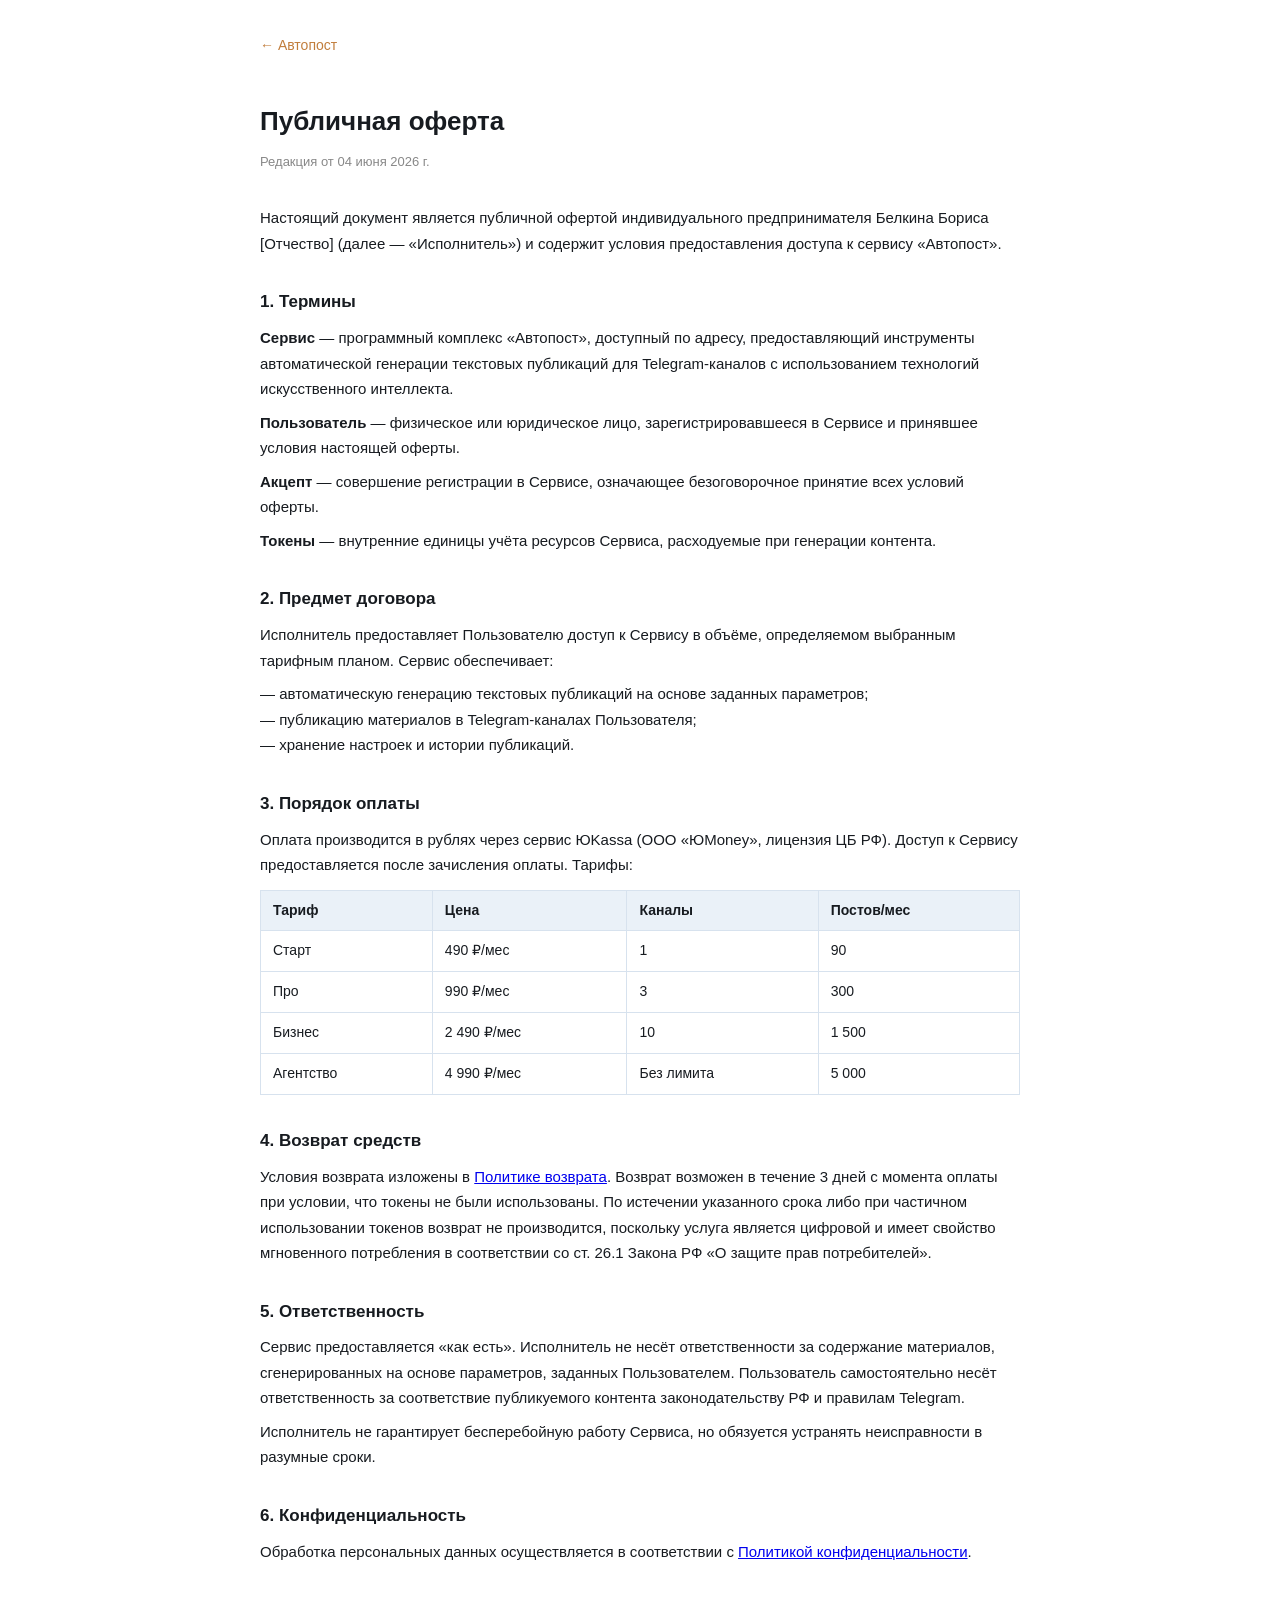
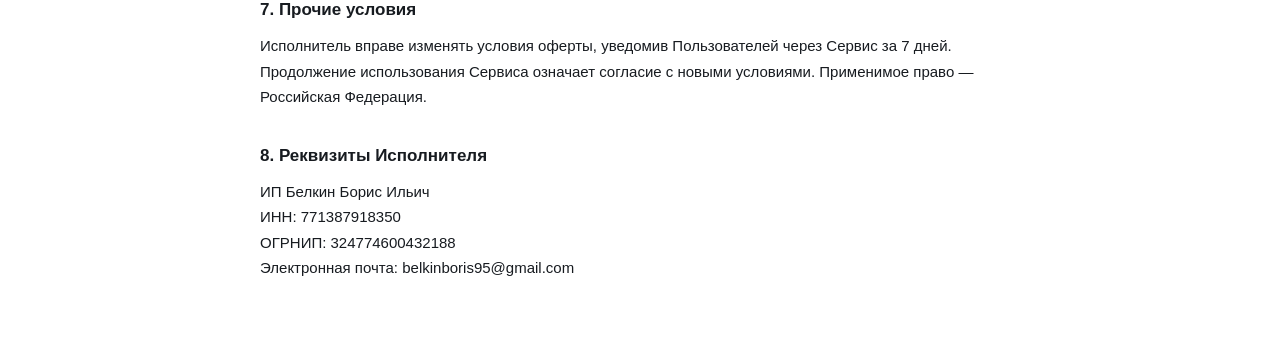
<file: static/legal/offer.html>
<!DOCTYPE html>
<html lang="ru">
<head>
<meta charset="UTF-8">
<meta name="viewport" content="width=device-width, initial-scale=1.0">
<title>Публичная оферта — Автопост</title>
<style>
  body { font-family: -apple-system, BlinkMacSystemFont, 'Segoe UI', sans-serif; max-width: 760px; margin: 0 auto; padding: 32px 24px 64px; color: #171b20; line-height: 1.7; font-size: 15px; }
  h1 { font-size: 26px; margin-bottom: 6px; }
  h2 { font-size: 17px; margin-top: 32px; margin-bottom: 8px; }
  p { margin: 8px 0; }
  .meta { color: #888; font-size: 13px; margin-bottom: 32px; }
  .back { display: inline-block; margin-bottom: 24px; color: #c17d3c; text-decoration: none; font-size: 14px; }
  table { width: 100%; border-collapse: collapse; margin: 12px 0; }
  td, th { border: 1px solid #d7e2ee; padding: 8px 12px; text-align: left; font-size: 14px; }
  th { background: #eaf1f8; font-weight: 600; }
</style>
</head>
<body>
<a href="/" class="back">← Автопост</a>
<h1>Публичная оферта</h1>
<p class="meta">Редакция от 04 июня 2026 г.</p>

<p>Настоящий документ является публичной офертой индивидуального предпринимателя Белкина Бориса [Отчество] (далее — «Исполнитель») и содержит условия предоставления доступа к сервису «Автопост».</p>

<h2>1. Термины</h2>
<p><b>Сервис</b> — программный комплекс «Автопост», доступный по адресу, предоставляющий инструменты автоматической генерации текстовых публикаций для Telegram-каналов с использованием технологий искусственного интеллекта.</p>
<p><b>Пользователь</b> — физическое или юридическое лицо, зарегистрировавшееся в Сервисе и принявшее условия настоящей оферты.</p>
<p><b>Акцепт</b> — совершение регистрации в Сервисе, означающее безоговорочное принятие всех условий оферты.</p>
<p><b>Токены</b> — внутренние единицы учёта ресурсов Сервиса, расходуемые при генерации контента.</p>

<h2>2. Предмет договора</h2>
<p>Исполнитель предоставляет Пользователю доступ к Сервису в объёме, определяемом выбранным тарифным планом. Сервис обеспечивает:</p>
<p>— автоматическую генерацию текстовых публикаций на основе заданных параметров;<br>
— публикацию материалов в Telegram-каналах Пользователя;<br>
— хранение настроек и истории публикаций.</p>

<h2>3. Порядок оплаты</h2>
<p>Оплата производится в рублях через сервис ЮKassa (ООО «ЮMoney», лицензия ЦБ РФ). Доступ к Сервису предоставляется после зачисления оплаты. Тарифы:</p>
<table>
  <tr><th>Тариф</th><th>Цена</th><th>Каналы</th><th>Постов/мес</th></tr>
  <tr><td>Старт</td><td>490 ₽/мес</td><td>1</td><td>90</td></tr>
  <tr><td>Про</td><td>990 ₽/мес</td><td>3</td><td>300</td></tr>
  <tr><td>Бизнес</td><td>2 490 ₽/мес</td><td>10</td><td>1 500</td></tr>
  <tr><td>Агентство</td><td>4 990 ₽/мес</td><td>Без лимита</td><td>5 000</td></tr>
</table>

<h2>4. Возврат средств</h2>
<p>Условия возврата изложены в <a href="/legal/refund">Политике возврата</a>. Возврат возможен в течение 3 дней с момента оплаты при условии, что токены не были использованы. По истечении указанного срока либо при частичном использовании токенов возврат не производится, поскольку услуга является цифровой и имеет свойство мгновенного потребления в соответствии со ст. 26.1 Закона РФ «О защите прав потребителей».</p>

<h2>5. Ответственность</h2>
<p>Сервис предоставляется «как есть». Исполнитель не несёт ответственности за содержание материалов, сгенерированных на основе параметров, заданных Пользователем. Пользователь самостоятельно несёт ответственность за соответствие публикуемого контента законодательству РФ и правилам Telegram.</p>
<p>Исполнитель не гарантирует бесперебойную работу Сервиса, но обязуется устранять неисправности в разумные сроки.</p>

<h2>6. Конфиденциальность</h2>
<p>Обработка персональных данных осуществляется в соответствии с <a href="/legal/privacy">Политикой конфиденциальности</a>.</p>

<h2>7. Прочие условия</h2>
<p>Исполнитель вправе изменять условия оферты, уведомив Пользователей через Сервис за 7 дней. Продолжение использования Сервиса означает согласие с новыми условиями. Применимое право — Российская Федерация.</p>

<h2>8. Реквизиты Исполнителя</h2>
<p>ИП Белкин Борис Ильич<br>
ИНН: 771387918350<br>
ОГРНИП: 324774600432188<br>
Электронная почта: belkinboris95@gmail.com</p>
</body>
</html>
</file>
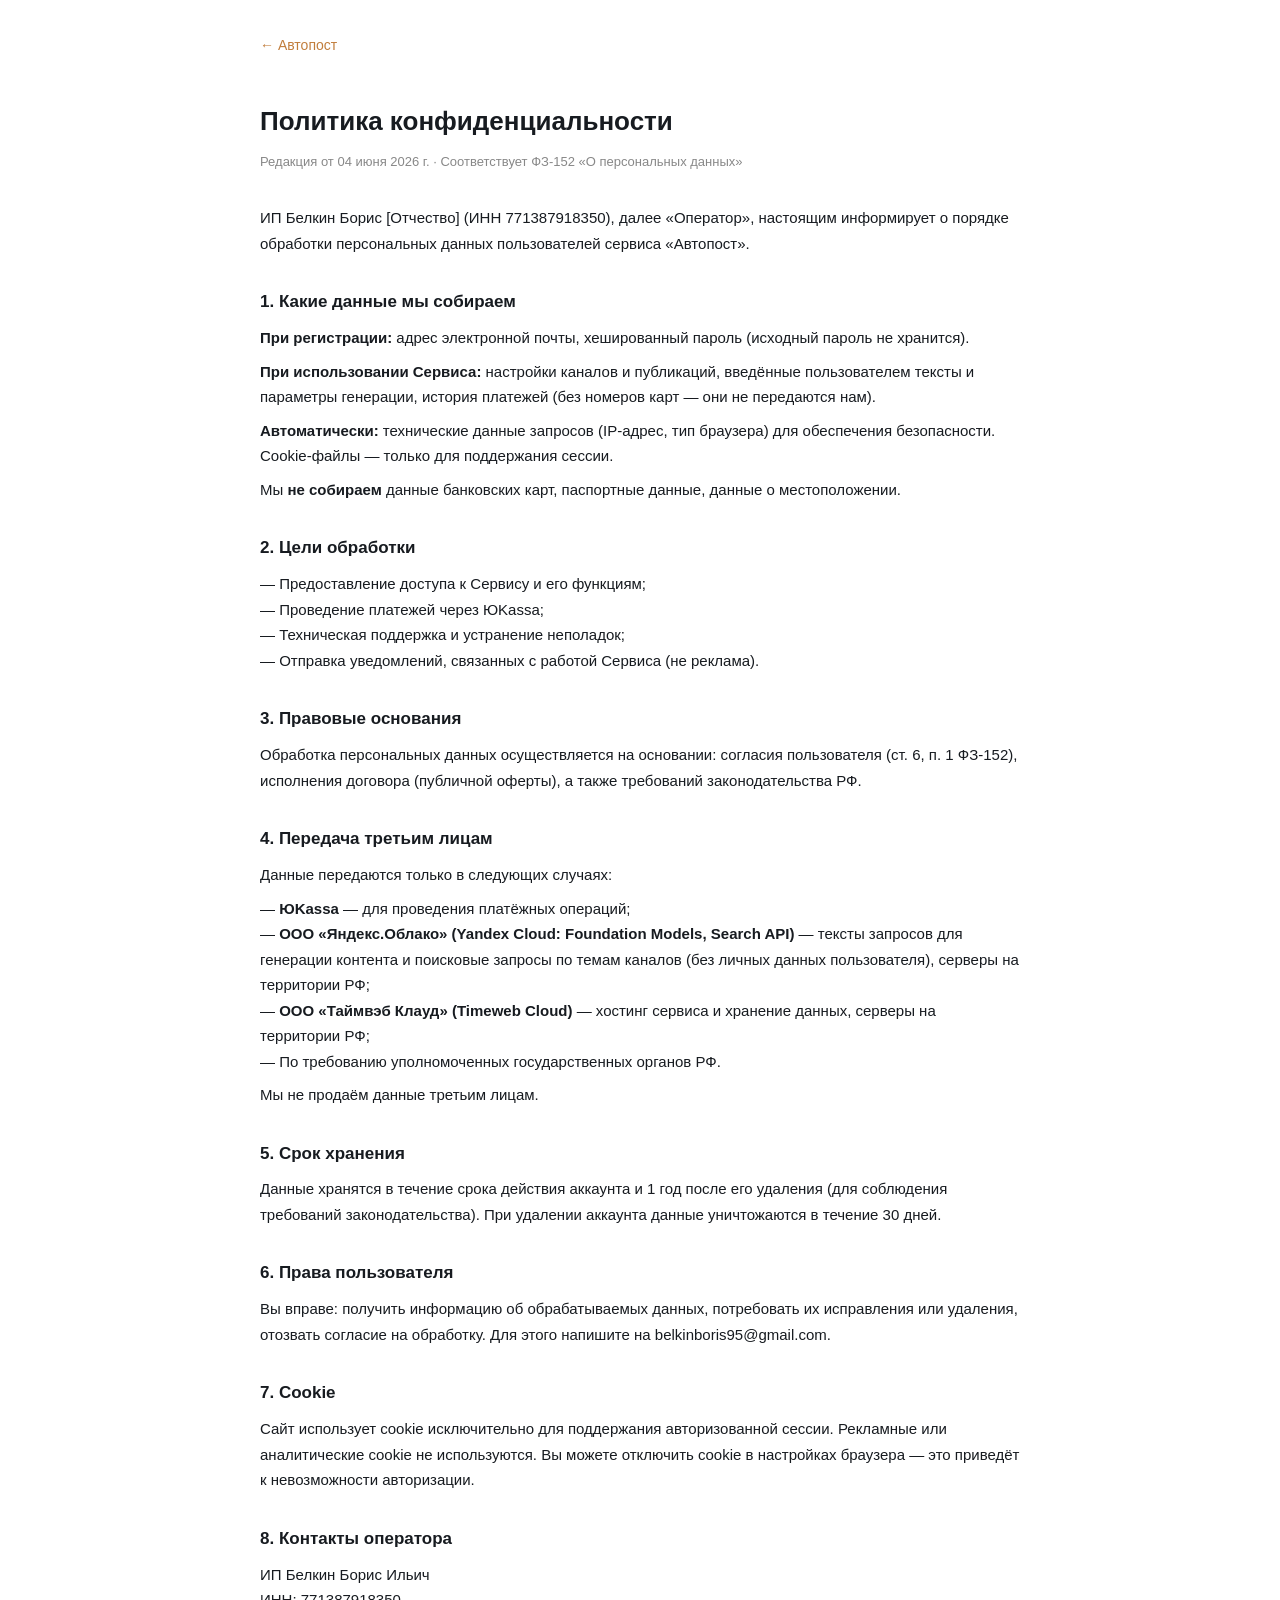
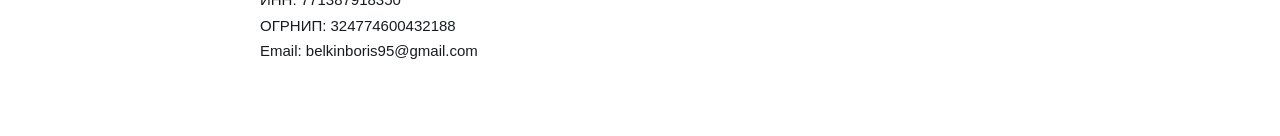
<file: static/legal/privacy.html>
<!DOCTYPE html>
<html lang="ru">
<head>
<meta charset="UTF-8">
<meta name="viewport" content="width=device-width, initial-scale=1.0">
<title>Политика конфиденциальности — Автопост</title>
<style>
  body { font-family: -apple-system, BlinkMacSystemFont, 'Segoe UI', sans-serif; max-width: 760px; margin: 0 auto; padding: 32px 24px 64px; color: #171b20; line-height: 1.7; font-size: 15px; }
  h1 { font-size: 26px; margin-bottom: 6px; }
  h2 { font-size: 17px; margin-top: 32px; margin-bottom: 8px; }
  p { margin: 8px 0; }
  .meta { color: #888; font-size: 13px; margin-bottom: 32px; }
  .back { display: inline-block; margin-bottom: 24px; color: #c17d3c; text-decoration: none; font-size: 14px; }
</style>
</head>
<body>
<a href="/" class="back">← Автопост</a>
<h1>Политика конфиденциальности</h1>
<p class="meta">Редакция от 04 июня 2026 г. · Соответствует ФЗ-152 «О персональных данных»</p>

<p>ИП Белкин Борис [Отчество] (ИНН 771387918350), далее «Оператор», настоящим информирует о порядке обработки персональных данных пользователей сервиса «Автопост».</p>

<h2>1. Какие данные мы собираем</h2>
<p><b>При регистрации:</b> адрес электронной почты, хешированный пароль (исходный пароль не хранится).</p>
<p><b>При использовании Сервиса:</b> настройки каналов и публикаций, введённые пользователем тексты и параметры генерации, история платежей (без номеров карт — они не передаются нам).</p>
<p><b>Автоматически:</b> технические данные запросов (IP-адрес, тип браузера) для обеспечения безопасности. Cookie-файлы — только для поддержания сессии.</p>
<p>Мы <b>не собираем</b> данные банковских карт, паспортные данные, данные о местоположении.</p>

<h2>2. Цели обработки</h2>
<p>— Предоставление доступа к Сервису и его функциям;<br>
— Проведение платежей через ЮKassa;<br>
— Техническая поддержка и устранение неполадок;<br>
— Отправка уведомлений, связанных с работой Сервиса (не реклама).</p>

<h2>3. Правовые основания</h2>
<p>Обработка персональных данных осуществляется на основании: согласия пользователя (ст. 6, п. 1 ФЗ-152), исполнения договора (публичной оферты), а также требований законодательства РФ.</p>

<h2>4. Передача третьим лицам</h2>
<p>Данные передаются только в следующих случаях:</p>
<p>— <b>ЮKassa</b> — для проведения платёжных операций;<br>
— <b>ООО «Яндекс.Облако» (Yandex Cloud: Foundation Models, Search API)</b> — тексты запросов для генерации контента и поисковые запросы по темам каналов (без личных данных пользователя), серверы на территории РФ;<br>
— <b>ООО «Таймвэб Клауд» (Timeweb Cloud)</b> — хостинг сервиса и хранение данных, серверы на территории РФ;<br>
— По требованию уполномоченных государственных органов РФ.</p>
<p>Мы не продаём данные третьим лицам.</p>

<h2>5. Срок хранения</h2>
<p>Данные хранятся в течение срока действия аккаунта и 1 год после его удаления (для соблюдения требований законодательства). При удалении аккаунта данные уничтожаются в течение 30 дней.</p>

<h2>6. Права пользователя</h2>
<p>Вы вправе: получить информацию об обрабатываемых данных, потребовать их исправления или удаления, отозвать согласие на обработку. Для этого напишите на belkinboris95@gmail.com.</p>

<h2>7. Cookie</h2>
<p>Сайт использует cookie исключительно для поддержания авторизованной сессии. Рекламные или аналитические cookie не используются. Вы можете отключить cookie в настройках браузера — это приведёт к невозможности авторизации.</p>

<h2>8. Контакты оператора</h2>
<p>ИП Белкин Борис Ильич<br>
ИНН: 771387918350<br>
ОГРНИП: 324774600432188<br>
Email: belkinboris95@gmail.com</p>
</body>
</html>
</file>
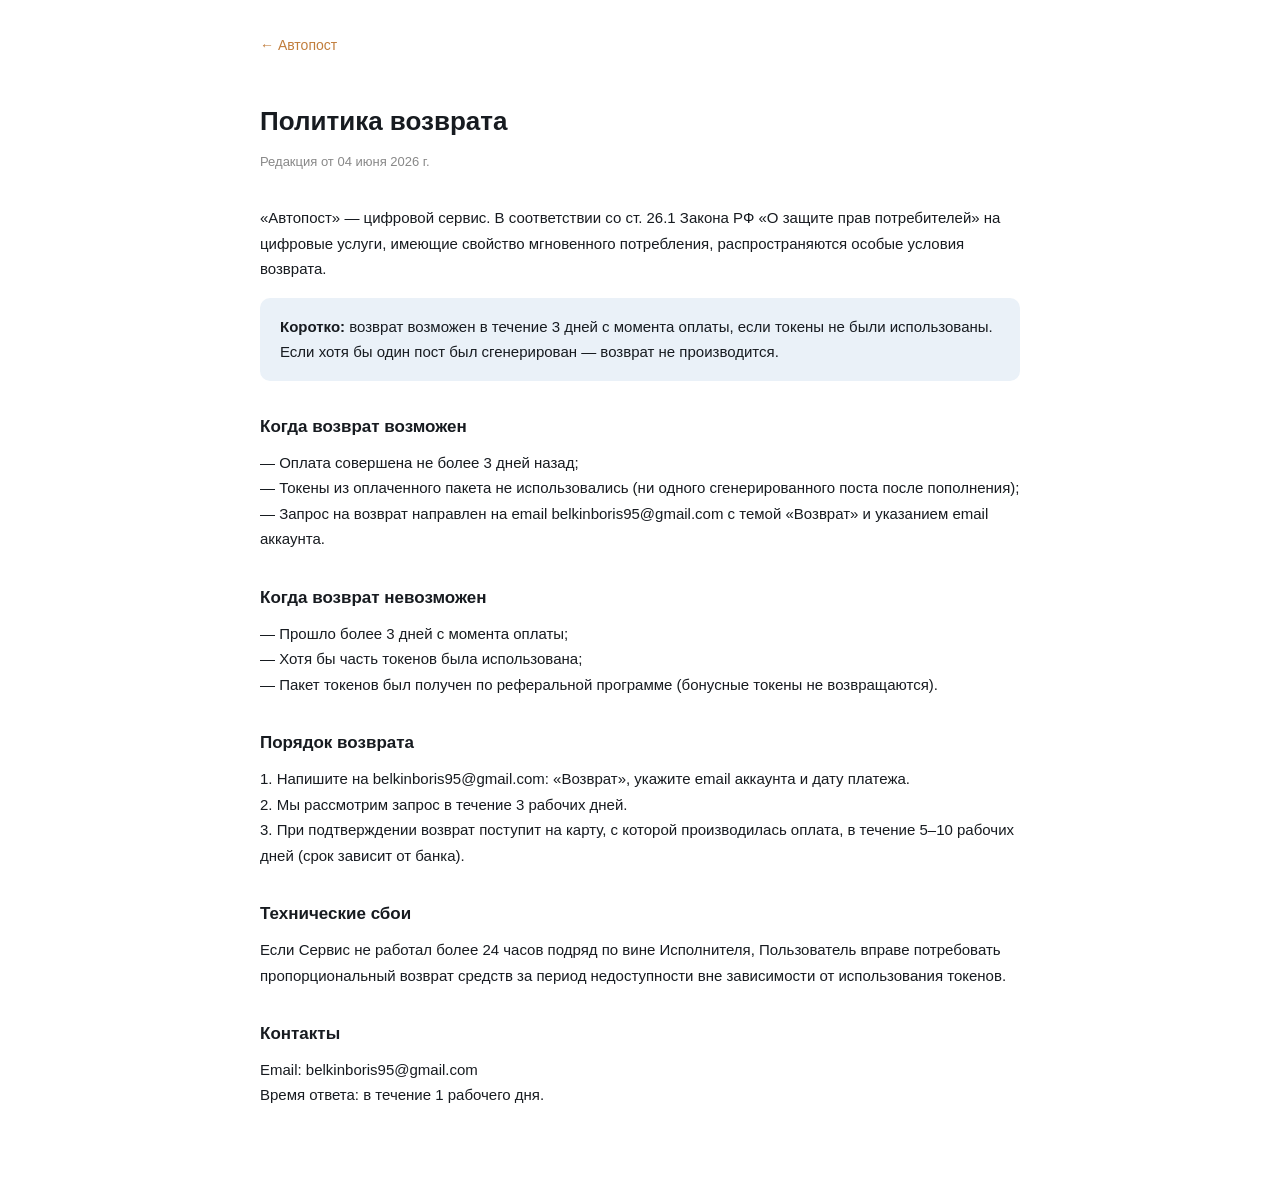
<file: static/legal/refund.html>
<!DOCTYPE html>
<html lang="ru">
<head>
<meta charset="UTF-8">
<meta name="viewport" content="width=device-width, initial-scale=1.0">
<title>Политика возврата — Автопост</title>
<style>
  body { font-family: -apple-system, BlinkMacSystemFont, 'Segoe UI', sans-serif; max-width: 760px; margin: 0 auto; padding: 32px 24px 64px; color: #171b20; line-height: 1.7; font-size: 15px; }
  h1 { font-size: 26px; margin-bottom: 6px; }
  h2 { font-size: 17px; margin-top: 32px; margin-bottom: 8px; }
  p { margin: 8px 0; }
  .meta { color: #888; font-size: 13px; margin-bottom: 32px; }
  .back { display: inline-block; margin-bottom: 24px; color: #c17d3c; text-decoration: none; font-size: 14px; }
  .box { background: #eaf1f8; border-radius: 10px; padding: 16px 20px; margin: 16px 0; }
</style>
</head>
<body>
<a href="/" class="back">← Автопост</a>
<h1>Политика возврата</h1>
<p class="meta">Редакция от 04 июня 2026 г.</p>

<p>«Автопост» — цифровой сервис. В соответствии со ст. 26.1 Закона РФ «О защите прав потребителей» на цифровые услуги, имеющие свойство мгновенного потребления, распространяются особые условия возврата.</p>

<div class="box">
<b>Коротко:</b> возврат возможен в течение 3 дней с момента оплаты, если токены не были использованы. Если хотя бы один пост был сгенерирован — возврат не производится.
</div>

<h2>Когда возврат возможен</h2>
<p>— Оплата совершена не более 3 дней назад;<br>
— Токены из оплаченного пакета не использовались (ни одного сгенерированного поста после пополнения);<br>
— Запрос на возврат направлен на email belkinboris95@gmail.com с темой «Возврат» и указанием email аккаунта.</p>

<h2>Когда возврат невозможен</h2>
<p>— Прошло более 3 дней с момента оплаты;<br>
— Хотя бы часть токенов была использована;<br>
— Пакет токенов был получен по реферальной программе (бонусные токены не возвращаются).</p>

<h2>Порядок возврата</h2>
<p>1. Напишите на belkinboris95@gmail.com: «Возврат», укажите email аккаунта и дату платежа.<br>
2. Мы рассмотрим запрос в течение 3 рабочих дней.<br>
3. При подтверждении возврат поступит на карту, с которой производилась оплата, в течение 5–10 рабочих дней (срок зависит от банка).</p>

<h2>Технические сбои</h2>
<p>Если Сервис не работал более 24 часов подряд по вине Исполнителя, Пользователь вправе потребовать пропорциональный возврат средств за период недоступности вне зависимости от использования токенов.</p>

<h2>Контакты</h2>
<p>Email: belkinboris95@gmail.com<br>
Время ответа: в течение 1 рабочего дня.</p>
</body>
</html>
</file>
